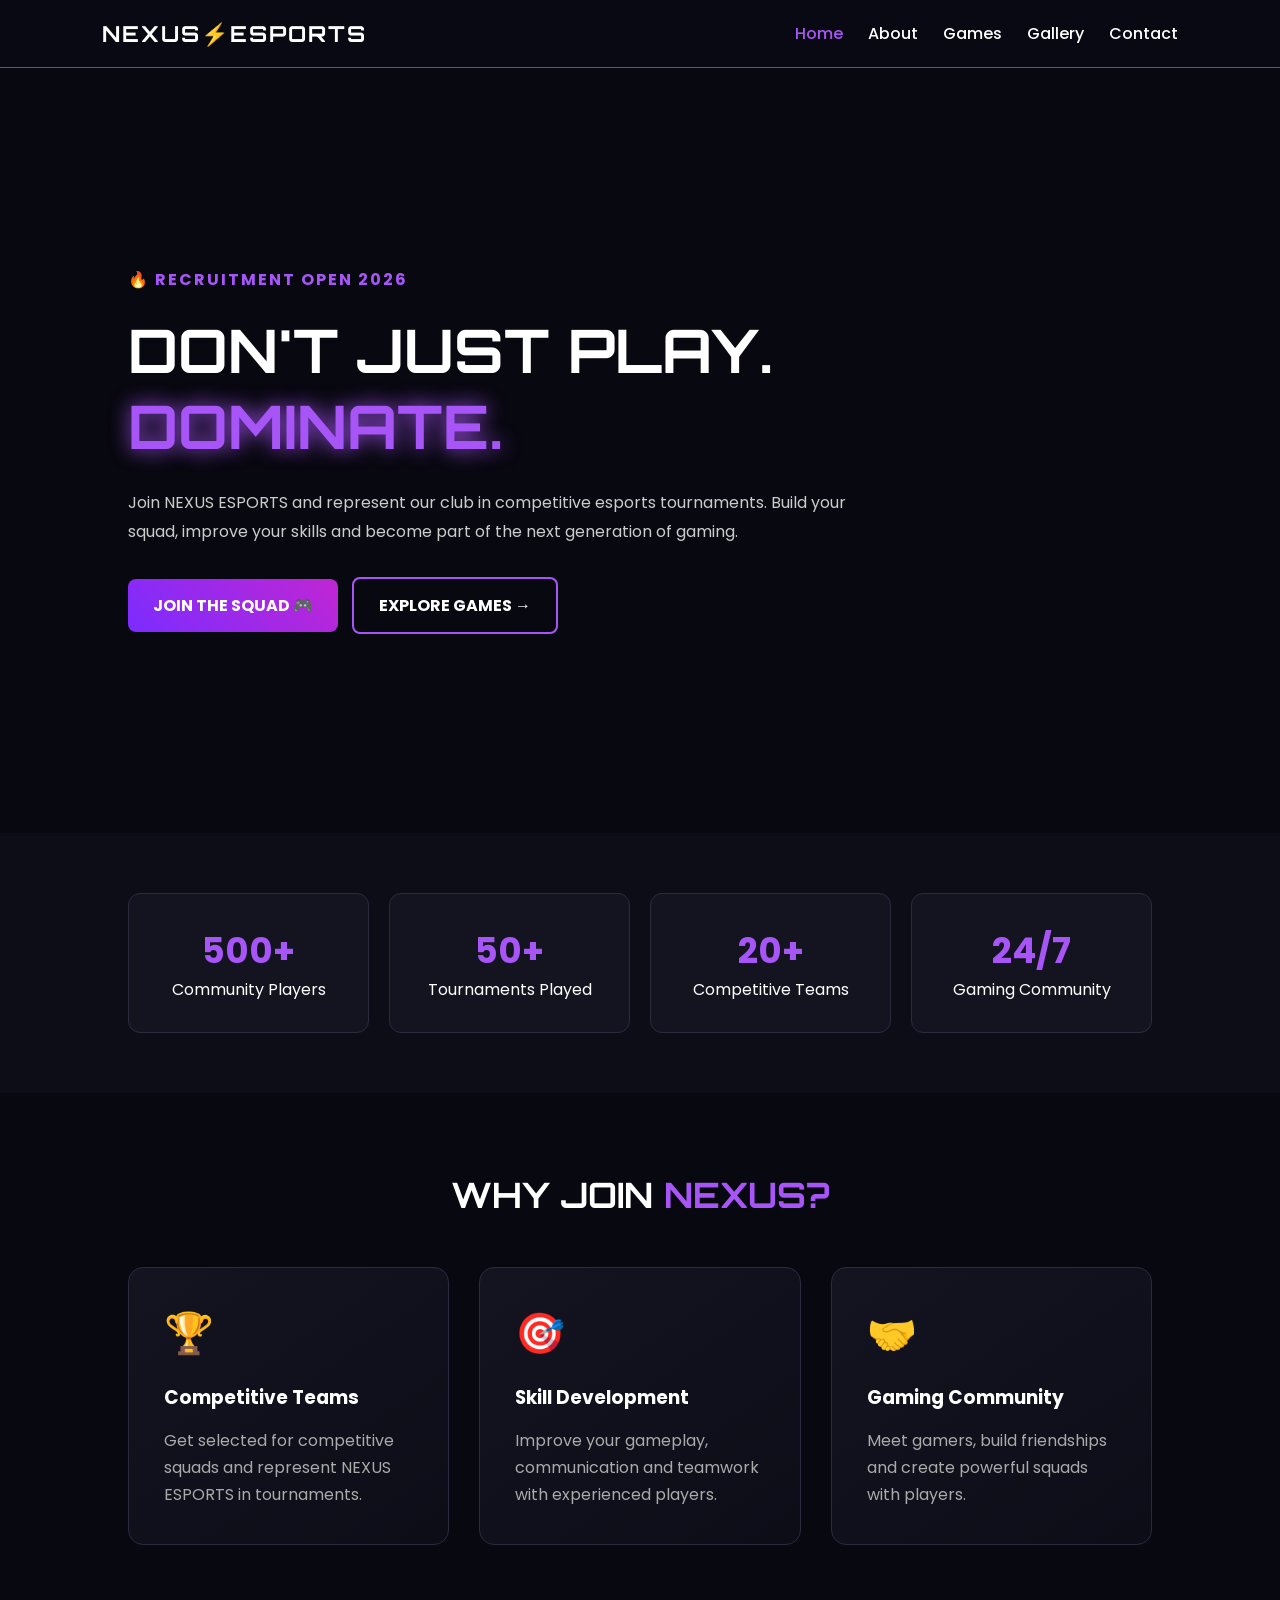
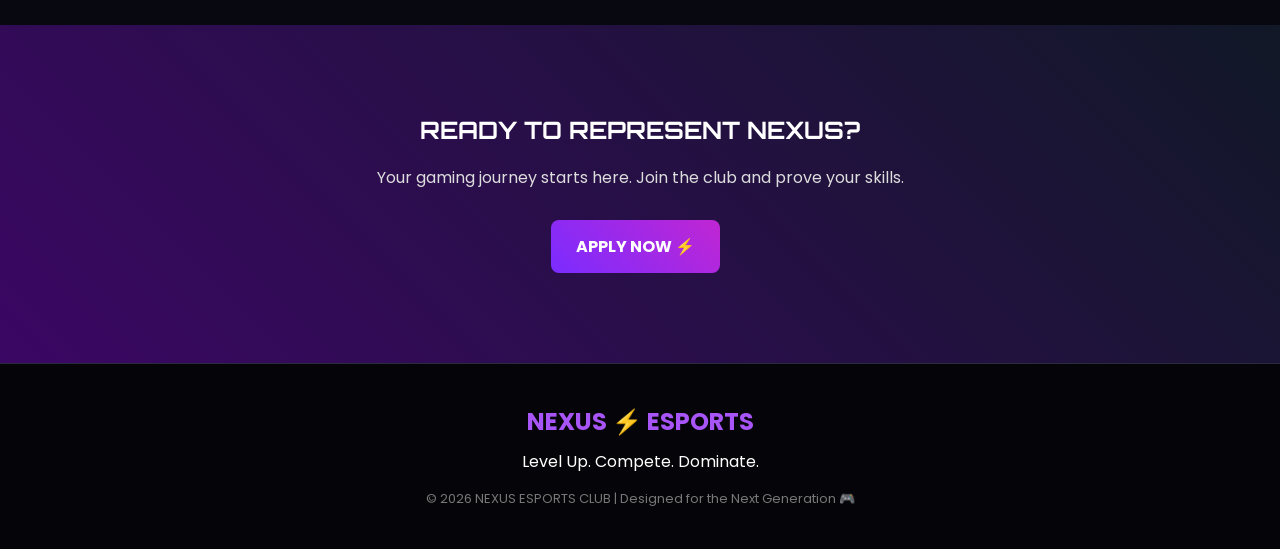
<file: index.html>
<!DOCTYPE html>
<html lang="en">
<head>
    <meta charset="UTF-8">
    <meta name="viewport" content="width=device-width, initial-scale=1.0">

    <title>NEXUS ESPORTS | Level Up Your Game</title>

    <link rel="stylesheet" href="style.css">

    <!-- Google Font -->
    <link href="https://fonts.googleapis.com/css2?family=Orbitron:wght@400;600;700;800&family=Poppins:wght@300;400;500;600;700&display=swap" rel="stylesheet">
</head>

<body>

    <!-- Navigation -->
    <nav>
        <div class="logo">
            NEXUS<span>⚡</span>ESPORTS
        </div>

        <ul class="nav-links">
            <li><a href="index.html" class="active">Home</a></li>
            <li><a href="about.html">About</a></li>
            <li><a href="games.html">Games</a></li>
            <li><a href="gallery.html">Gallery</a></li>
            <li><a href="contact.html">Contact</a></li>
        </ul>
    </nav>


    <!-- Hero Section -->
    <section class="hero">

        <div class="hero-content">

            <p class="tag">🔥 RECRUITMENT OPEN 2026</p>

            <h1>
                DON'T JUST PLAY.
                <span>DOMINATE.</span>
            </h1>

            <p class="hero-text">
                Join NEXUS ESPORTS and represent our club in competitive
                esports tournaments. Build your squad, improve your skills
                and become part of the next generation of gaming.
            </p>

            <div class="hero-buttons">
                <a href="contact.html" class="btn primary-btn">
                    JOIN THE SQUAD 🎮
                </a>

                <a href="games.html" class="btn secondary-btn">
                    EXPLORE GAMES →
                </a>
            </div>

        </div>

    </section>


    <!-- Stats -->
    <section class="stats">

        <div class="stat-card">
            <h2>500+</h2>
            <p>Community Players</p>
        </div>

        <div class="stat-card">
            <h2>50+</h2>
            <p>Tournaments Played</p>
        </div>

        <div class="stat-card">
            <h2>20+</h2>
            <p>Competitive Teams</p>
        </div>

        <div class="stat-card">
            <h2>24/7</h2>
            <p>Gaming Community</p>
        </div>

    </section>


    <!-- Features -->
    <section class="features">

        <h2 class="section-title">
            WHY JOIN <span>NEXUS?</span>
        </h2>

        <div class="feature-container">

            <div class="feature-card">
                <div class="icon">🏆</div>
                <h3>Competitive Teams</h3>
                <p>
                    Get selected for competitive squads and represent
                    NEXUS ESPORTS in tournaments.
                </p>
            </div>

            <div class="feature-card">
                <div class="icon">🎯</div>
                <h3>Skill Development</h3>
                <p>
                    Improve your gameplay, communication and teamwork
                    with experienced players.
                </p>
            </div>

            <div class="feature-card">
                <div class="icon">🤝</div>
                <h3>Gaming Community</h3>
                <p>
                    Meet gamers, build friendships and create powerful
                    squads with players.
                </p>
            </div>

        </div>

    </section>


    <!-- CTA -->
    <section class="cta">

        <h2>READY TO REPRESENT NEXUS?</h2>

        <p>
            Your gaming journey starts here.
            Join the club and prove your skills.
        </p>

        <a href="contact.html" class="btn primary-btn">
            APPLY NOW ⚡
        </a>

    </section>


    <!-- Footer -->
    <footer>

        <h2>NEXUS ⚡ ESPORTS</h2>

        <p>Level Up. Compete. Dominate.</p>

        <p class="copyright">
            © 2026 NEXUS ESPORTS CLUB | Designed for the Next Generation 🎮
        </p>

    </footer>

    <script src="script.js"></script>

</body>
</html>
</file>
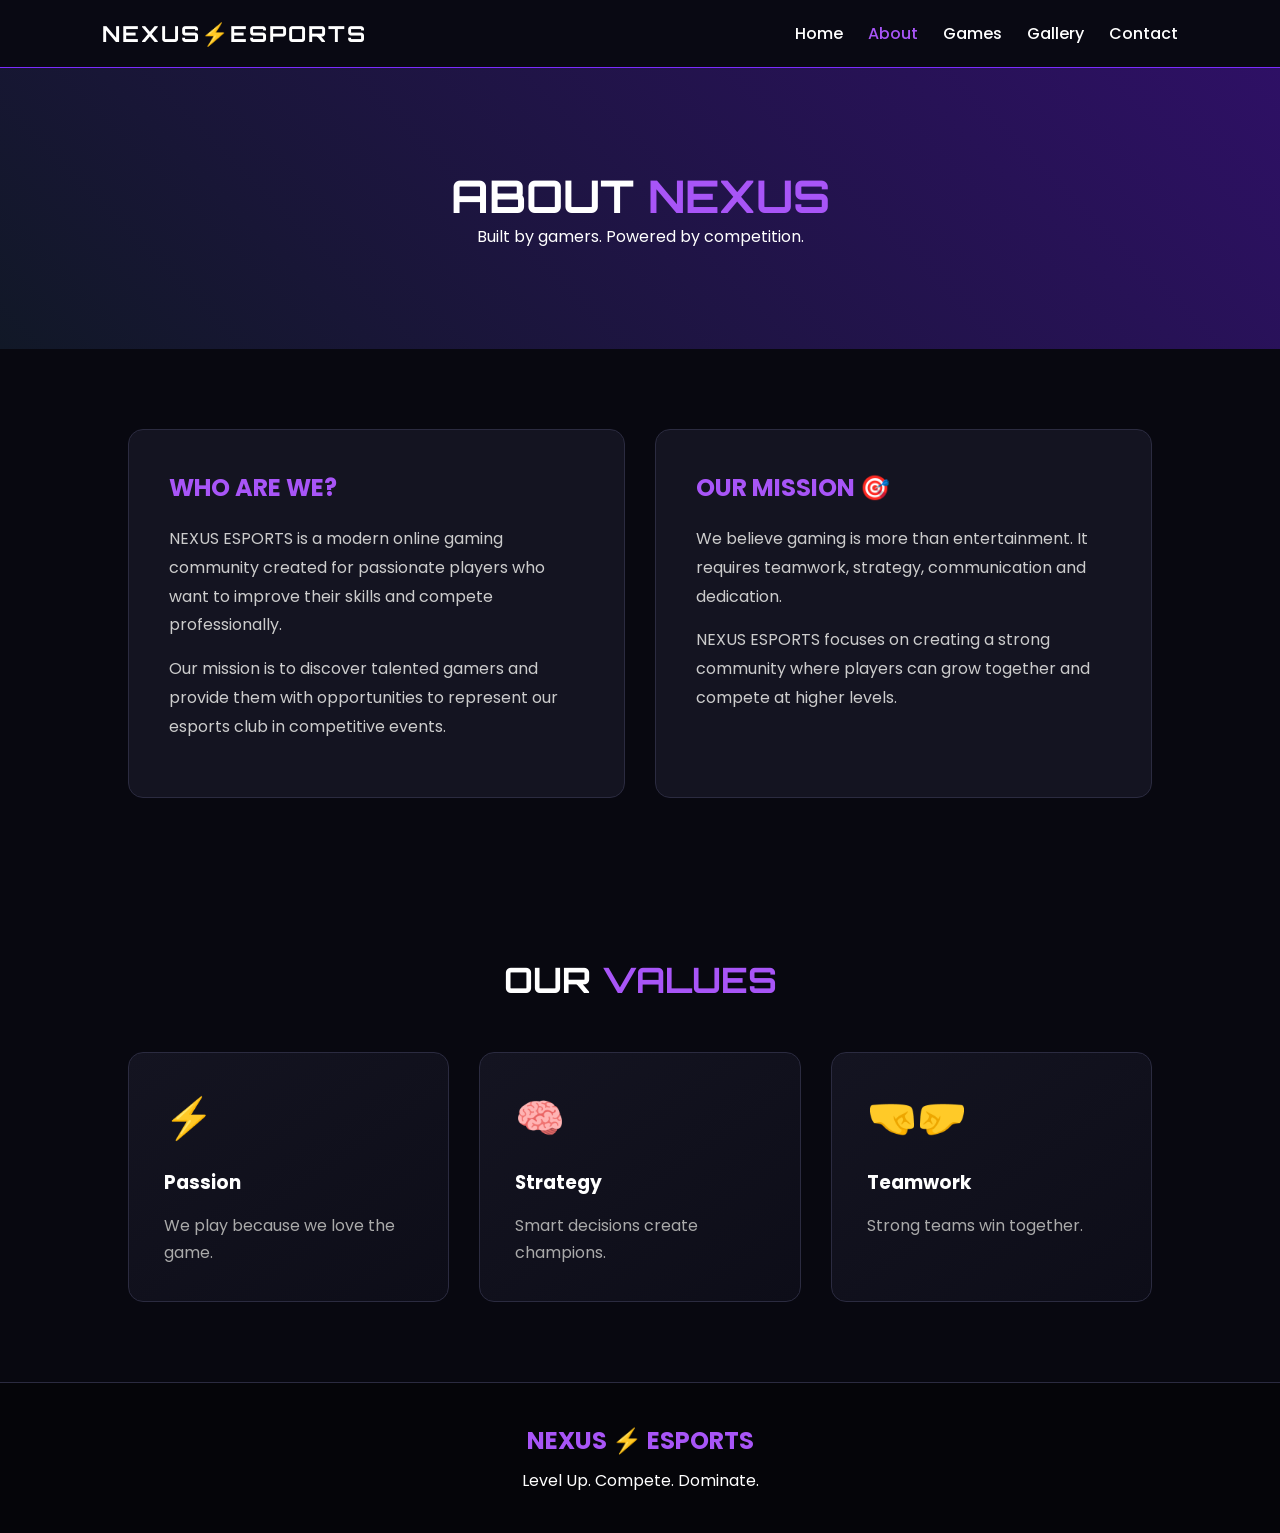
<file: about.html>
<!DOCTYPE html>
<html lang="en">

<head>

    <meta charset="UTF-8">

    <meta name="viewport"
    content="width=device-width, initial-scale=1.0">

    <title>About | NEXUS ESPORTS</title>

    <link rel="stylesheet" href="style.css">

    <link href="https://fonts.googleapis.com/css2?family=Orbitron:wght@400;700;800&family=Poppins:wght@300;400;500;600&display=swap" rel="stylesheet">

</head>

<body>

<nav>

    <div class="logo">
        NEXUS<span>⚡</span>ESPORTS
    </div>

    <ul class="nav-links">

        <li><a href="index.html">Home</a></li>

        <li><a href="about.html" class="active">About</a></li>

        <li><a href="games.html">Games</a></li>

        <li><a href="gallery.html">Gallery</a></li>

        <li><a href="contact.html">Contact</a></li>

    </ul>

</nav>


<section class="page-header">

    <h1>ABOUT <span>NEXUS</span></h1>

    <p>Built by gamers. Powered by competition.</p>

</section>


<section class="about-section">

    <div class="about-box">

        <h2>WHO ARE WE?</h2>

        <p>

            NEXUS ESPORTS is a modern online gaming community created
            for passionate players who want to improve their skills and
            compete professionally.

        </p>

        <p>

            Our mission is to discover talented gamers and provide them
            with opportunities to represent our esports club in
            competitive events.

        </p>

    </div>


    <div class="about-box">

        <h2>OUR MISSION 🎯</h2>

        <p>

            We believe gaming is more than entertainment.

            It requires teamwork, strategy, communication and dedication.

        </p>

        <p>

            NEXUS ESPORTS focuses on creating a strong community where
            players can grow together and compete at higher levels.

        </p>

    </div>

</section>


<section class="values">

    <h2 class="section-title">
        OUR <span>VALUES</span>
    </h2>

    <div class="feature-container">

        <div class="feature-card">

            <div class="icon">⚡</div>

            <h3>Passion</h3>

            <p>
                We play because we love the game.
            </p>

        </div>


        <div class="feature-card">

            <div class="icon">🧠</div>

            <h3>Strategy</h3>

            <p>
                Smart decisions create champions.
            </p>

        </div>


        <div class="feature-card">

            <div class="icon">🤜🤛</div>

            <h3>Teamwork</h3>

            <p>
                Strong teams win together.
            </p>

        </div>

    </div>

</section>


<footer>

    <h2>NEXUS ⚡ ESPORTS</h2>

    <p>Level Up. Compete. Dominate.</p>

</footer>

</body>
</html>
</file>
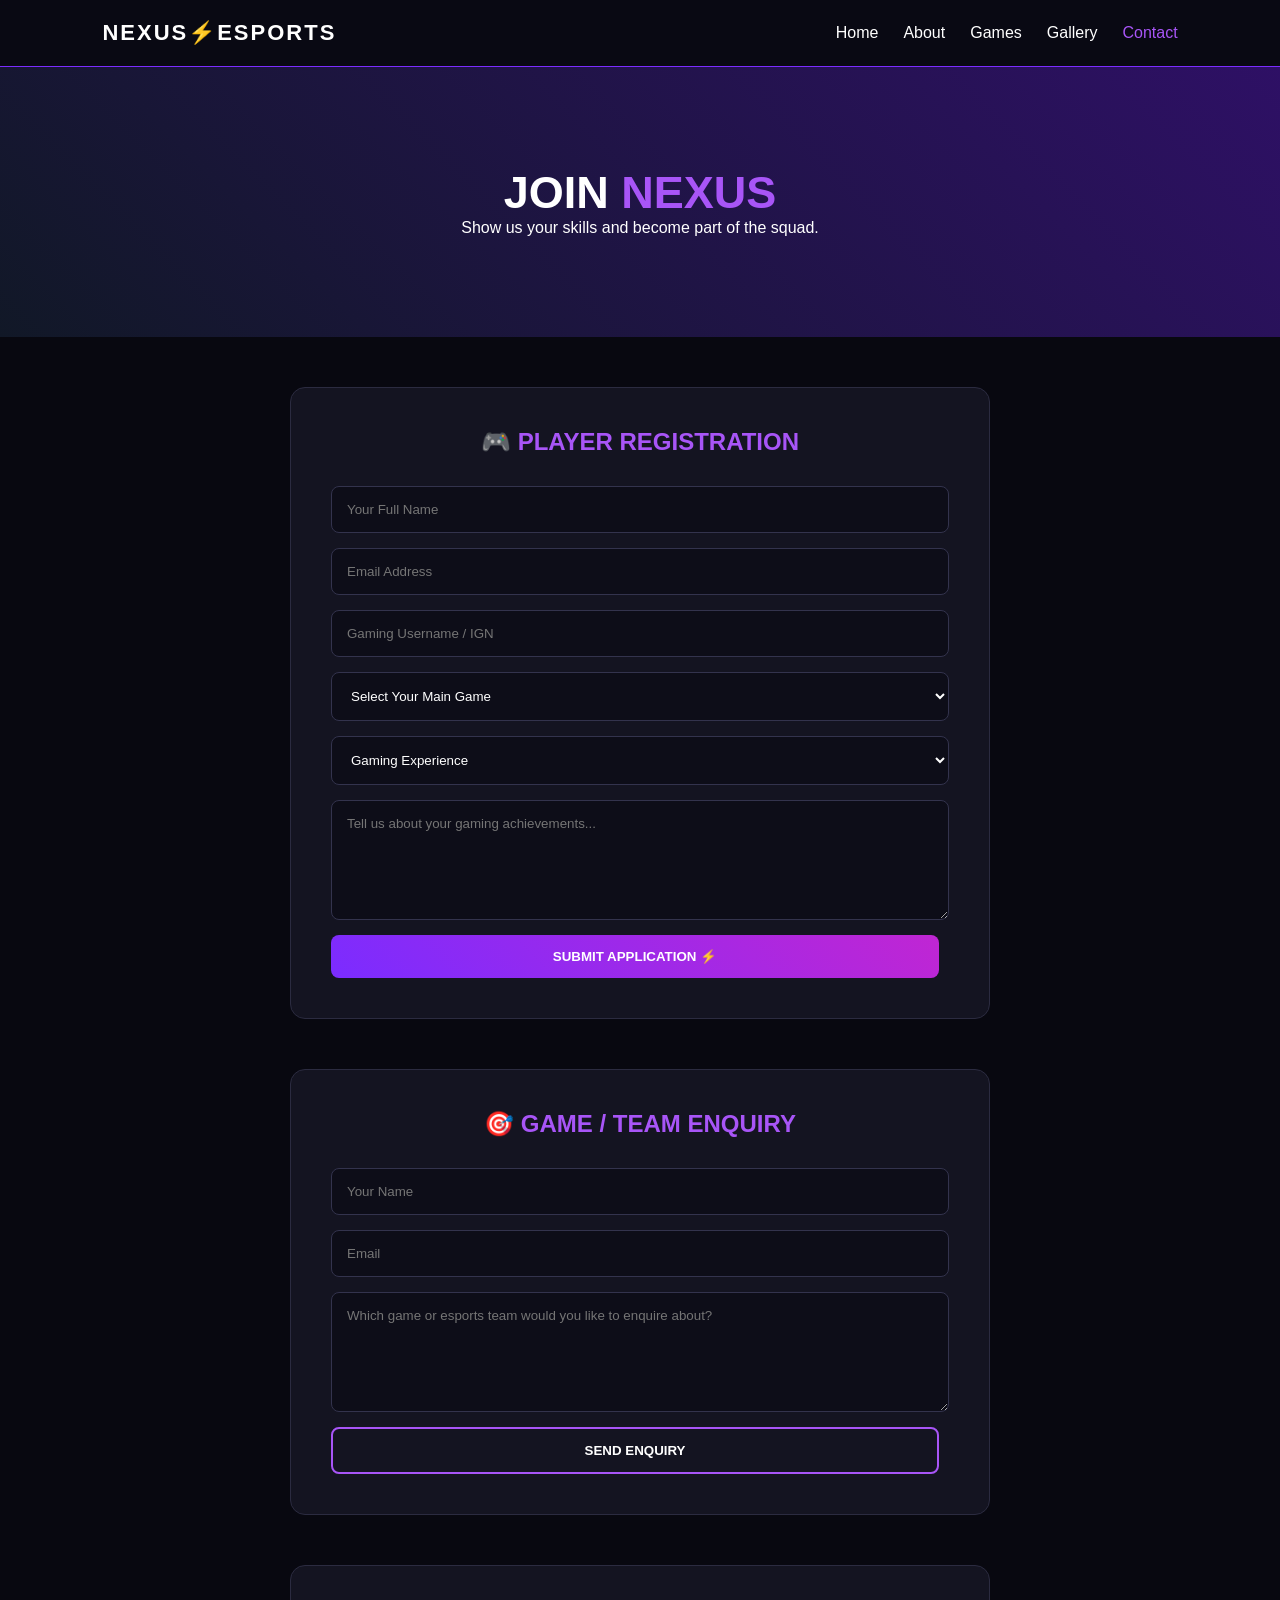
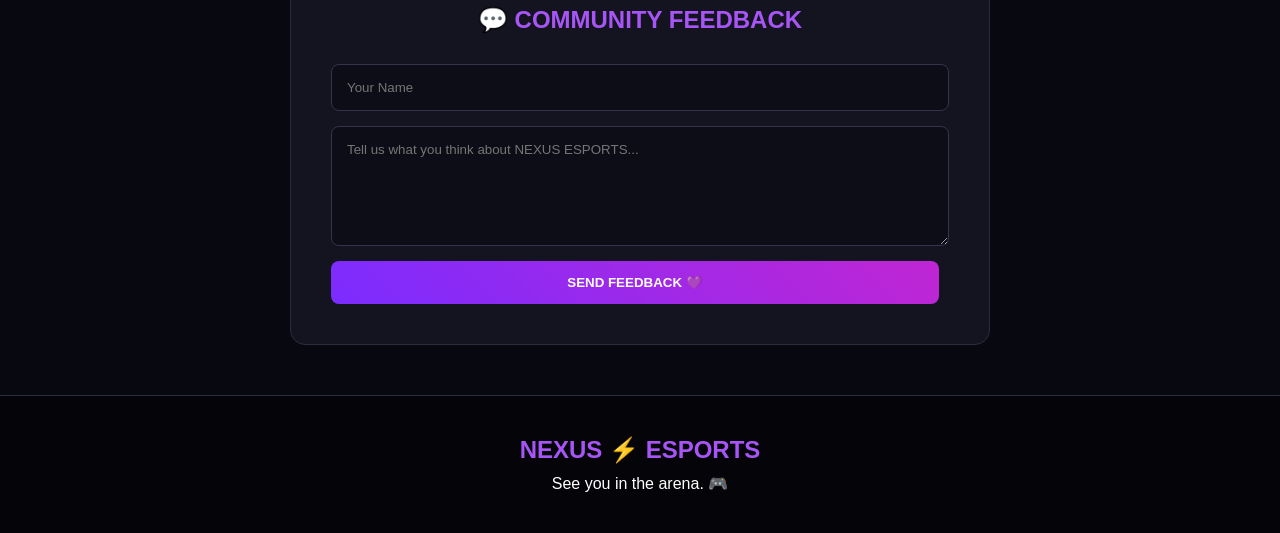
<file: contact.html>
<!DOCTYPE html>
<html lang="en">

<head>

    <meta charset="UTF-8">

    <meta name="viewport"
    content="width=device-width, initial-scale=1.0">

    <title>Join Us | NEXUS ESPORTS</title>

    <link rel="stylesheet" href="style.css">

</head>


<body>

<nav>

    <div class="logo">
        NEXUS<span>⚡</span>ESPORTS
    </div>

    <ul class="nav-links">

        <li><a href="index.html">Home</a></li>

        <li><a href="about.html">About</a></li>

        <li><a href="games.html">Games</a></li>

        <li><a href="gallery.html">Gallery</a></li>

        <li><a href="contact.html" class="active">Contact</a></li>

    </ul>

</nav>


<section class="page-header">

    <h1>JOIN <span>NEXUS</span></h1>

    <p>Show us your skills and become part of the squad.</p>

</section>


<!-- PLAYER REGISTRATION -->

<section class="form-section">

    <h2>🎮 PLAYER REGISTRATION</h2>

    <form onsubmit="showMessage(event)">

        <input type="text"
        placeholder="Your Full Name"
        required>

        <input type="email"
        placeholder="Email Address"
        required>

        <input type="text"
        placeholder="Gaming Username / IGN"
        required>

        <select required>

            <option value="">
                Select Your Main Game
            </option>

            <option>BGMI</option>

            <option>Valorant</option>

            <option>Free Fire</option>

            <option>EA FC</option>

            <option>Other</option>

        </select>


        <select required>

            <option value="">
                Gaming Experience
            </option>

            <option>Beginner</option>

            <option>Intermediate</option>

            <option>Competitive Player</option>

            <option>Professional Experience</option>

        </select>


        <textarea
        placeholder="Tell us about your gaming achievements..."
        required></textarea>


        <button type="submit"
        class="btn primary-btn">

            SUBMIT APPLICATION ⚡

        </button>

    </form>

</section>



<!-- PRODUCT / GAME ENQUIRY -->

<section class="form-section">

    <h2>🎯 GAME / TEAM ENQUIRY</h2>

    <form onsubmit="showMessage(event)">

        <input type="text"
        placeholder="Your Name"
        required>

        <input type="email"
        placeholder="Email"
        required>

        <textarea
        placeholder="Which game or esports team would you like to enquire about?"
        required></textarea>


        <button type="submit"
        class="btn secondary-btn">

            SEND ENQUIRY

        </button>

    </form>

</section>



<!-- FEEDBACK -->

<section class="form-section">

    <h2>💬 COMMUNITY FEEDBACK</h2>

    <form onsubmit="showMessage(event)">

        <input type="text"
        placeholder="Your Name"
        required>


        <textarea
        placeholder="Tell us what you think about NEXUS ESPORTS..."
        required></textarea>


        <button type="submit"
        class="btn primary-btn">

            SEND FEEDBACK 💜

        </button>

    </form>

</section>


<div id="messageBox"></div>


<footer>

    <h2>NEXUS ⚡ ESPORTS</h2>

    <p>See you in the arena. 🎮</p>

</footer>


<script src="script.js"></script>

</body>

</html>
</file>
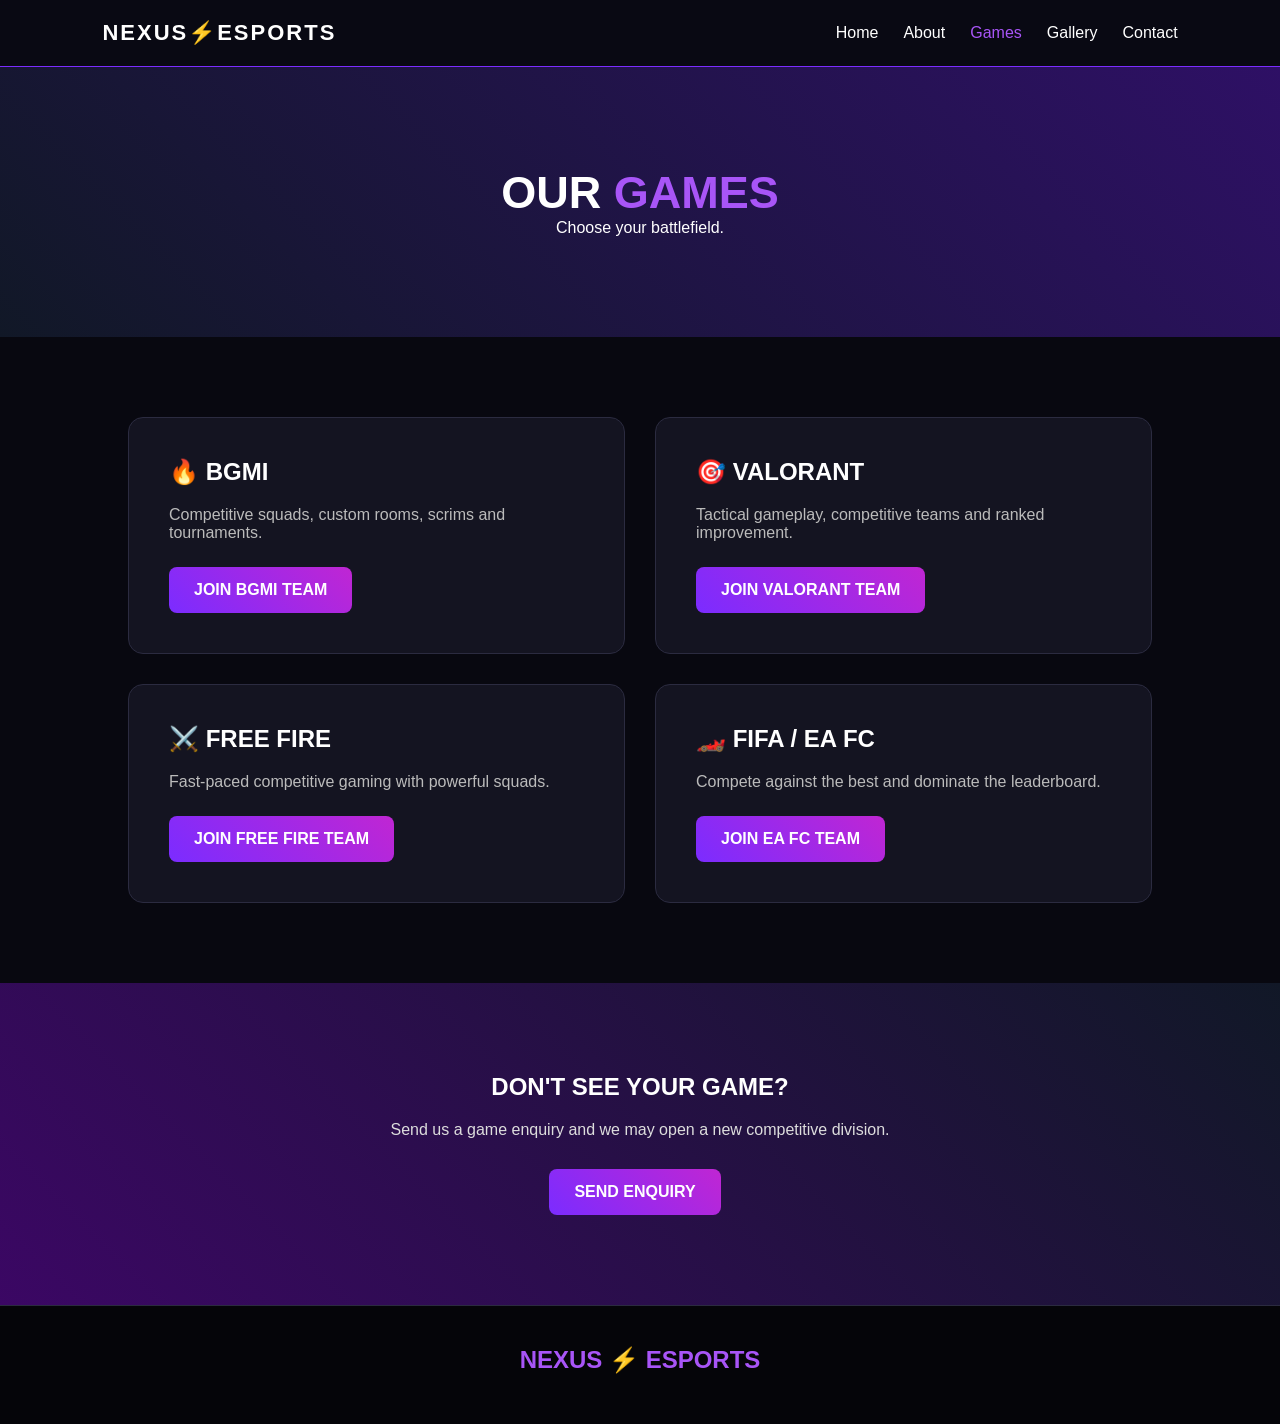
<file: games.html>
<!DOCTYPE html>
<html lang="en">

<head>

    <meta charset="UTF-8">

    <meta name="viewport"
    content="width=device-width, initial-scale=1.0">

    <title>Games | NEXUS ESPORTS</title>

    <link rel="stylesheet" href="style.css">

</head>


<body>

<nav>

    <div class="logo">
        NEXUS<span>⚡</span>ESPORTS
    </div>

    <ul class="nav-links">

        <li><a href="index.html">Home</a></li>

        <li><a href="about.html">About</a></li>

        <li><a href="games.html" class="active">Games</a></li>

        <li><a href="gallery.html">Gallery</a></li>

        <li><a href="contact.html">Contact</a></li>

    </ul>

</nav>


<section class="page-header">

    <h1>OUR <span>GAMES</span></h1>

    <p>Choose your battlefield.</p>

</section>


<section class="games">

    <div class="game-card">

        <h2>🔥 BGMI</h2>

        <p>
            Competitive squads, custom rooms,
            scrims and tournaments.
        </p>

        <a href="contact.html" class="btn primary-btn">
            JOIN BGMI TEAM
        </a>

    </div>


    <div class="game-card">

        <h2>🎯 VALORANT</h2>

        <p>
            Tactical gameplay, competitive teams
            and ranked improvement.
        </p>

        <a href="contact.html" class="btn primary-btn">
            JOIN VALORANT TEAM
        </a>

    </div>


    <div class="game-card">

        <h2>⚔️ FREE FIRE</h2>

        <p>
            Fast-paced competitive gaming
            with powerful squads.
        </p>

        <a href="contact.html" class="btn primary-btn">
            JOIN FREE FIRE TEAM
        </a>

    </div>


    <div class="game-card">

        <h2>🏎️ FIFA / EA FC</h2>

        <p>
            Compete against the best
            and dominate the leaderboard.
        </p>

        <a href="contact.html" class="btn primary-btn">
            JOIN EA FC TEAM
        </a>

    </div>

</section>


<section class="cta">

    <h2>DON'T SEE YOUR GAME?</h2>

    <p>
        Send us a game enquiry and we may
        open a new competitive division.
    </p>

    <a href="contact.html" class="btn primary-btn">
        SEND ENQUIRY
    </a>

</section>


<footer>

    <h2>NEXUS ⚡ ESPORTS</h2>

</footer>

</body>

</html>
</file>
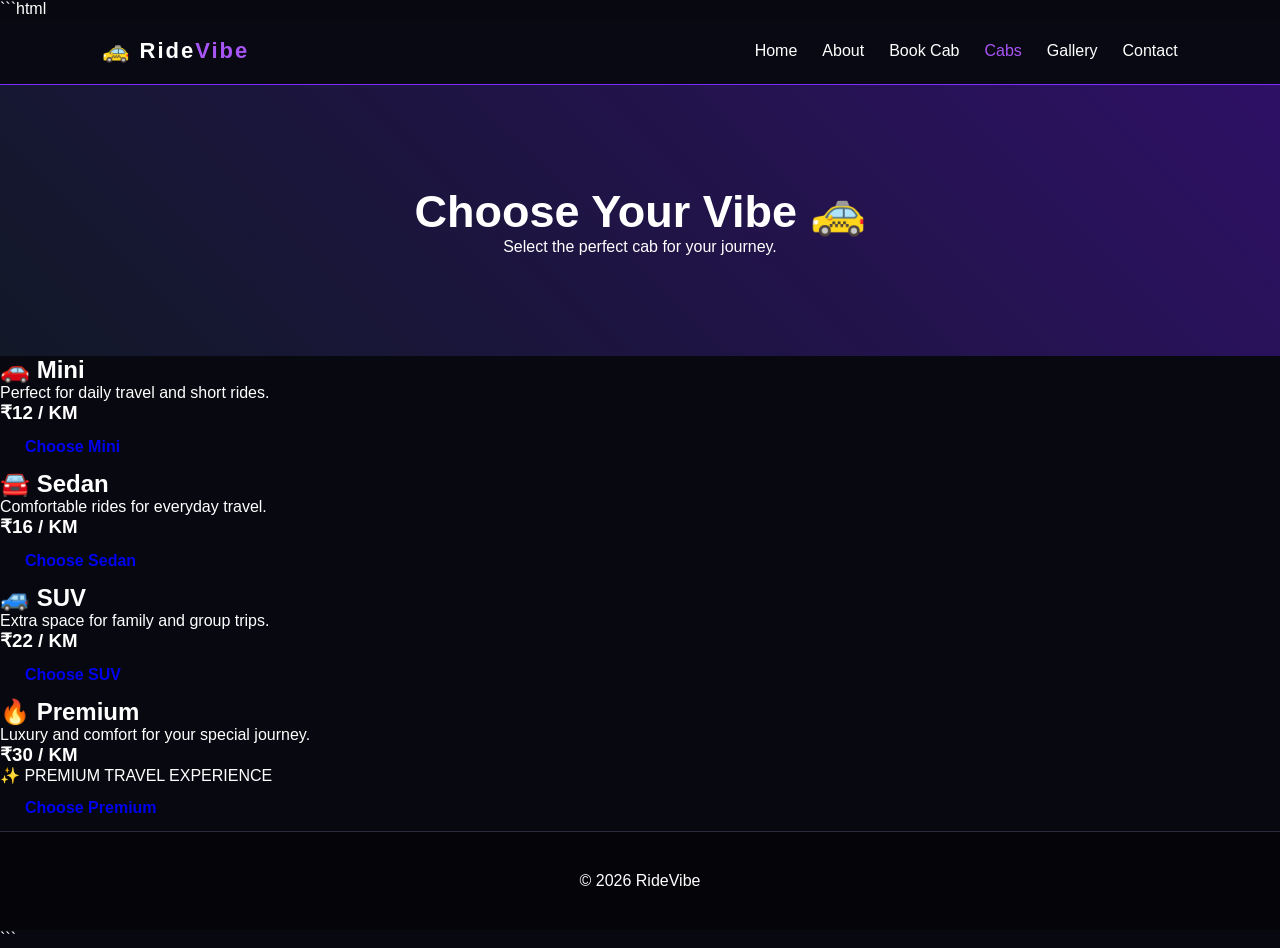
<file: services.html>
```html
<!DOCTYPE html>
<html lang="en">

<head>

<meta charset="UTF-8">

<meta name="viewport" content="width=device-width, initial-scale=1.0">

<title>Cab Services | RideVibe</title>

<link rel="stylesheet" href="style.css">

</head>

<body>

<nav>

<div class="logo">🚕 Ride<span>Vibe</span></div>

<ul class="nav-links">

<li><a href="index.html">Home</a></li>

<li><a href="about.html">About</a></li>

<li><a href="booking.html">Book Cab</a></li>

<li><a href="services.html" class="active">Cabs</a></li>

<li><a href="gallery.html">Gallery</a></li>

<li><a href="contact.html">Contact</a></li>

</ul>

</nav>


<section class="page-header">

<h1>Choose Your Vibe 🚕</h1>

<p>Select the perfect cab for your journey.</p>

</section>


<section class="services-grid">

<div class="service-card">

<h2>🚗 Mini</h2>

<p>Perfect for daily travel and short rides.</p>

<h3>₹12 / KM</h3>

<a href="booking.html" class="btn">Choose Mini</a>

</div>


<div class="service-card">

<h2>🚘 Sedan</h2>

<p>Comfortable rides for everyday travel.</p>

<h3>₹16 / KM</h3>

<a href="booking.html" class="btn">Choose Sedan</a>

</div>


<div class="service-card">

<h2>🚙 SUV</h2>

<p>Extra space for family and group trips.</p>

<h3>₹22 / KM</h3>

<a href="booking.html" class="btn">Choose SUV</a>

</div>


<div class="service-card premium">

<h2>🔥 Premium</h2>

<p>Luxury and comfort for your special journey.</p>

<h3>₹30 / KM</h3>

<p class="free-offer">
✨ PREMIUM TRAVEL EXPERIENCE
</p>

<a href="booking.html" class="btn">Choose Premium</a>

</div>

</section>


<footer>

<p>© 2026 RideVibe</p>

</footer>

</body>
</html>
```
</file>
<file: style.css>
* {
    margin: 0;
    padding: 0;
    box-sizing: border-box;
}

body {
    font-family: 'Poppins', sans-serif;
    background: #080810;
    color: white;
}

/* ================= NAVBAR ================= */

nav {
    display: flex;
    justify-content: space-between;
    align-items: center;

    padding: 20px 8%;

    background: rgba(10, 10, 20, 0.9);

    border-bottom: 1px solid #7b2cff;

    position: sticky;
    top: 0;

    z-index: 1000;
}

.logo {
    font-family: 'Orbitron', sans-serif;

    font-size: 22px;

    font-weight: bold;

    letter-spacing: 2px;
}

.logo span {
    color: #a855f7;
}

.nav-links {
    display: flex;

    list-style: none;

    gap: 25px;
}

.nav-links a {
    color: white;

    text-decoration: none;

    transition: 0.3s;

    font-weight: 500;
}

.nav-links a:hover,
.nav-links .active {
    color: #a855f7;
}

/* ================= HERO ================= */

.hero {

    min-height: 85vh;

    display: flex;

    align-items: center;

    padding: 10%;

    background:
    linear-gradient(
        rgba(8,8,16,0.7),
        rgba(8,8,16,0.9)
    ),

    url("https://images.unsplash.com/photo-1542751371-adc38448a05e");

    background-size: cover;

    background-position: center;
}

.hero-content {
    max-width: 750px;
}

.tag {

    color: #a855f7;

    font-weight: bold;

    letter-spacing: 2px;

    margin-bottom: 20px;
}

.hero h1 {

    font-family: 'Orbitron', sans-serif;

    font-size: 60px;

    margin-bottom: 25px;
}

.hero h1 span {

    color: #a855f7;

    text-shadow:
    0 0 20px #a855f7;
}

.hero-text {

    color: #cccccc;

    line-height: 1.8;

    margin-bottom: 30px;
}

/* ================= BUTTONS ================= */

.btn {

    display: inline-block;

    padding: 14px 25px;

    text-decoration: none;

    border-radius: 8px;

    margin-right: 10px;

    font-weight: bold;

    transition: 0.3s;

    cursor: pointer;
}

.primary-btn {

    background:
    linear-gradient(
        45deg,
        #7b2cff,
        #c026d3
    );

    color: white;

    border: none;
}

.secondary-btn {

    border: 2px solid #a855f7;

    color: white;

    background: transparent;
}

.btn:hover {

    transform: translateY(-4px);

    box-shadow:
    0 10px 30px
    rgba(168,85,247,0.5);
}

/* ================= STATS ================= */

.stats {

    display: grid;

    grid-template-columns:
    repeat(4, 1fr);

    gap: 20px;

    padding: 60px 10%;

    background: #0d0d18;
}

.stat-card {

    text-align: center;

    padding: 30px;

    border-radius: 12px;

    background: #141421;

    border:
    1px solid #2b2b40;
}

.stat-card h2 {

    color: #a855f7;

    font-size: 35px;
}

/* ================= FEATURES ================= */

.features,
.values {

    padding: 80px 10%;
}

.section-title {

    text-align: center;

    font-family:
    'Orbitron',
    sans-serif;

    font-size: 35px;

    margin-bottom: 50px;
}

.section-title span {

    color: #a855f7;
}

.feature-container {

    display: grid;

    grid-template-columns:
    repeat(3, 1fr);

    gap: 30px;
}

.feature-card {

    padding: 35px;

    background:
    linear-gradient(
        145deg,
        #141421,
        #0d0d18
    );

    border-radius: 15px;

    border:
    1px solid #2b2b40;

    transition: 0.3s;
}

.feature-card:hover {

    transform:
    translateY(-10px);

    border-color:
    #a855f7;
}

.icon {

    font-size: 40px;

    margin-bottom: 20px;
}

.feature-card h3 {

    margin-bottom: 15px;
}

.feature-card p {

    color: #aaaaaa;

    line-height: 1.7;
}

/* ================= CTA ================= */

.cta {

    text-align: center;

    padding: 90px 10%;

    background:
    linear-gradient(
        45deg,
        #3b0764,
        #111827
    );
}

.cta h2 {

    font-family:
    'Orbitron',
    sans-serif;

    margin-bottom: 20px;
}

.cta p {

    margin-bottom: 30px;

    color: #dddddd;
}

/* ================= PAGE HEADER ================= */

.page-header {

    padding: 100px 10%;

    text-align: center;

    background:
    linear-gradient(
        45deg,
        #111827,
        #2e1065
    );
}

.page-header h1 {

    font-family:
    'Orbitron',
    sans-serif;

    font-size: 45px;
}

.page-header span {

    color: #a855f7;
}

/* ================= ABOUT ================= */

.about-section {

    display: grid;

    grid-template-columns:
    repeat(2, 1fr);

    gap: 30px;

    padding: 80px 10%;
}

.about-box {

    padding: 40px;

    background: #141421;

    border-radius: 15px;

    border:
    1px solid #2b2b40;
}

.about-box h2 {

    color: #a855f7;

    margin-bottom: 20px;
}

.about-box p {

    line-height: 1.8;

    color: #cccccc;

    margin-bottom: 15px;
}

/* ================= GAMES ================= */

.games {

    display: grid;

    grid-template-columns:
    repeat(2, 1fr);

    gap: 30px;

    padding: 80px 10%;
}

.game-card {

    padding: 40px;

    background: #141421;

    border-radius: 15px;

    border:
    1px solid #2b2b40;

    transition: 0.3s;
}

.game-card:hover {

    transform:
    scale(1.03);

    border-color:
    #a855f7;
}

.game-card h2 {

    margin-bottom: 20px;
}

.game-card p {

    color: #bbbbbb;

    margin-bottom: 25px;
}

/* ================= GALLERY ================= */

.gallery {

    display: grid;

    grid-template-columns:
    repeat(3, 1fr);

    gap: 20px;

    padding: 70px 10%;
}

.gallery img {

    width: 100%;

    height: 250px;

    object-fit: cover;

    border-radius: 15px;

    transition: 0.4s;
}

.gallery img:hover {

    transform:
    scale(1.05);

    box-shadow:
    0 0 30px
    rgba(168,85,247,0.6);
}

/* ================= FORMS ================= */

.form-section {

    max-width: 700px;

    margin: 50px auto;

    padding: 40px;

    background: #141421;

    border-radius: 15px;

    border:
    1px solid #2b2b40;
}

.form-section h2 {

    margin-bottom: 30px;

    color: #a855f7;

    text-align: center;
}

form {

    display: flex;

    flex-direction: column;

    gap: 15px;
}

input,
select,
textarea {

    padding: 15px;

    border-radius: 8px;

    border:
    1px solid #33334d;

    background: #0d0d18;

    color: white;

    font-family: inherit;
}

textarea {

    min-height: 120px;

    resize: vertical;
}

input:focus,
textarea:focus,
select:focus {

    outline: none;

    border-color:
    #a855f7;

    box-shadow:
    0 0 10px
    rgba(168,85,247,0.4);
}

/* ================= MESSAGE ================= */

#messageBox {

    text-align: center;

    font-size: 18px;

    color: #a855f7;

    margin: 20px;
}

/* ================= FOOTER ================= */

footer {

    text-align: center;

    padding: 40px;

    background: #050509;

    border-top:
    1px solid #2b2b40;
}

footer h2 {

    color: #a855f7;

    margin-bottom: 10px;
}

.copyright {

    color: #777;

    margin-top: 15px;

    font-size: 13px;
}

/* ================= RESPONSIVE ================= */

@media(max-width: 900px) {

    .stats {

        grid-template-columns:
        repeat(2, 1fr);
    }

    .feature-container {

        grid-template-columns:
        1fr;
    }

    .gallery {

        grid-template-columns:
        repeat(2, 1fr);
    }

}


@media(max-width: 700px) {

    nav {

        flex-direction: column;

        gap: 15px;
    }

    .nav-links {

        flex-wrap: wrap;

        justify-content: center;
    }

    .hero h1 {

        font-size: 38px;
    }

    .about-section,
    .games {

        grid-template-columns:
        1fr;
    }

    .stats {

        grid-template-columns:
        1fr;
    }

    .gallery {

        grid-template-columns:
        1fr;
    }

}
</file>
